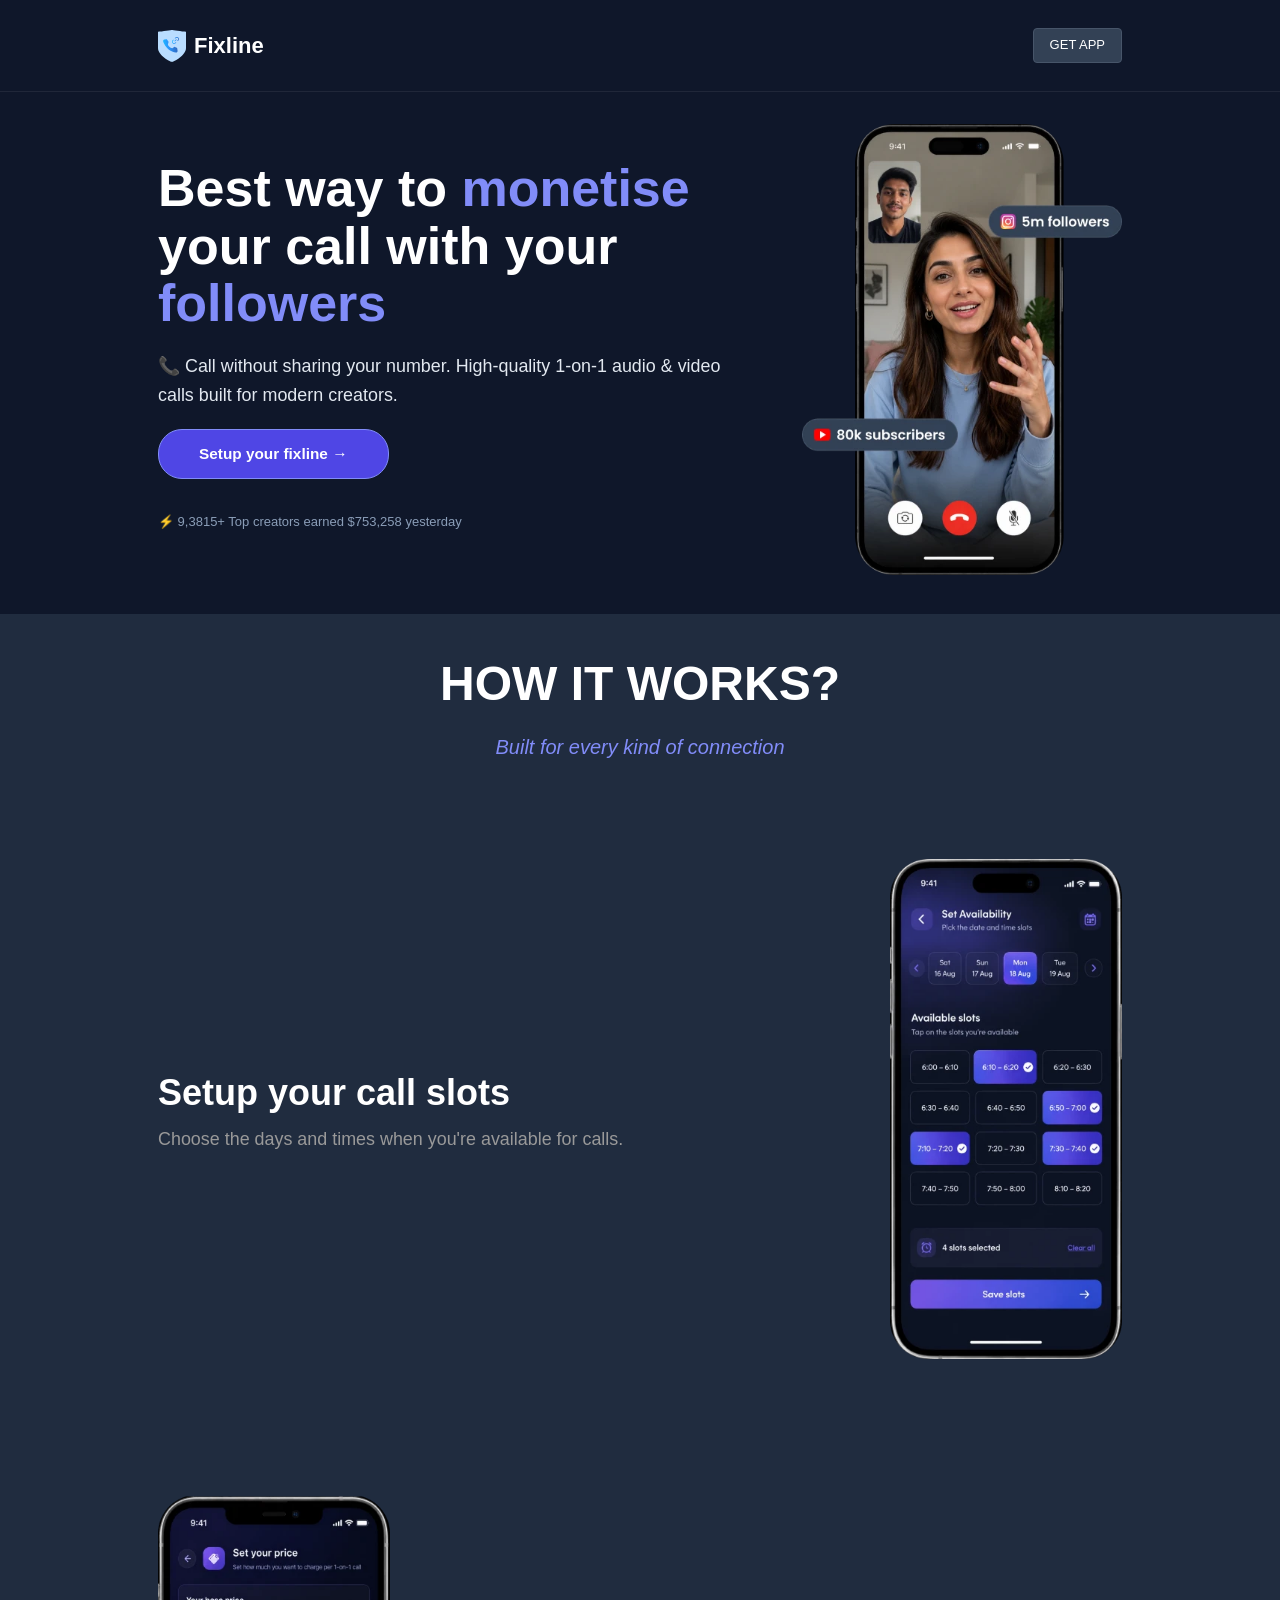
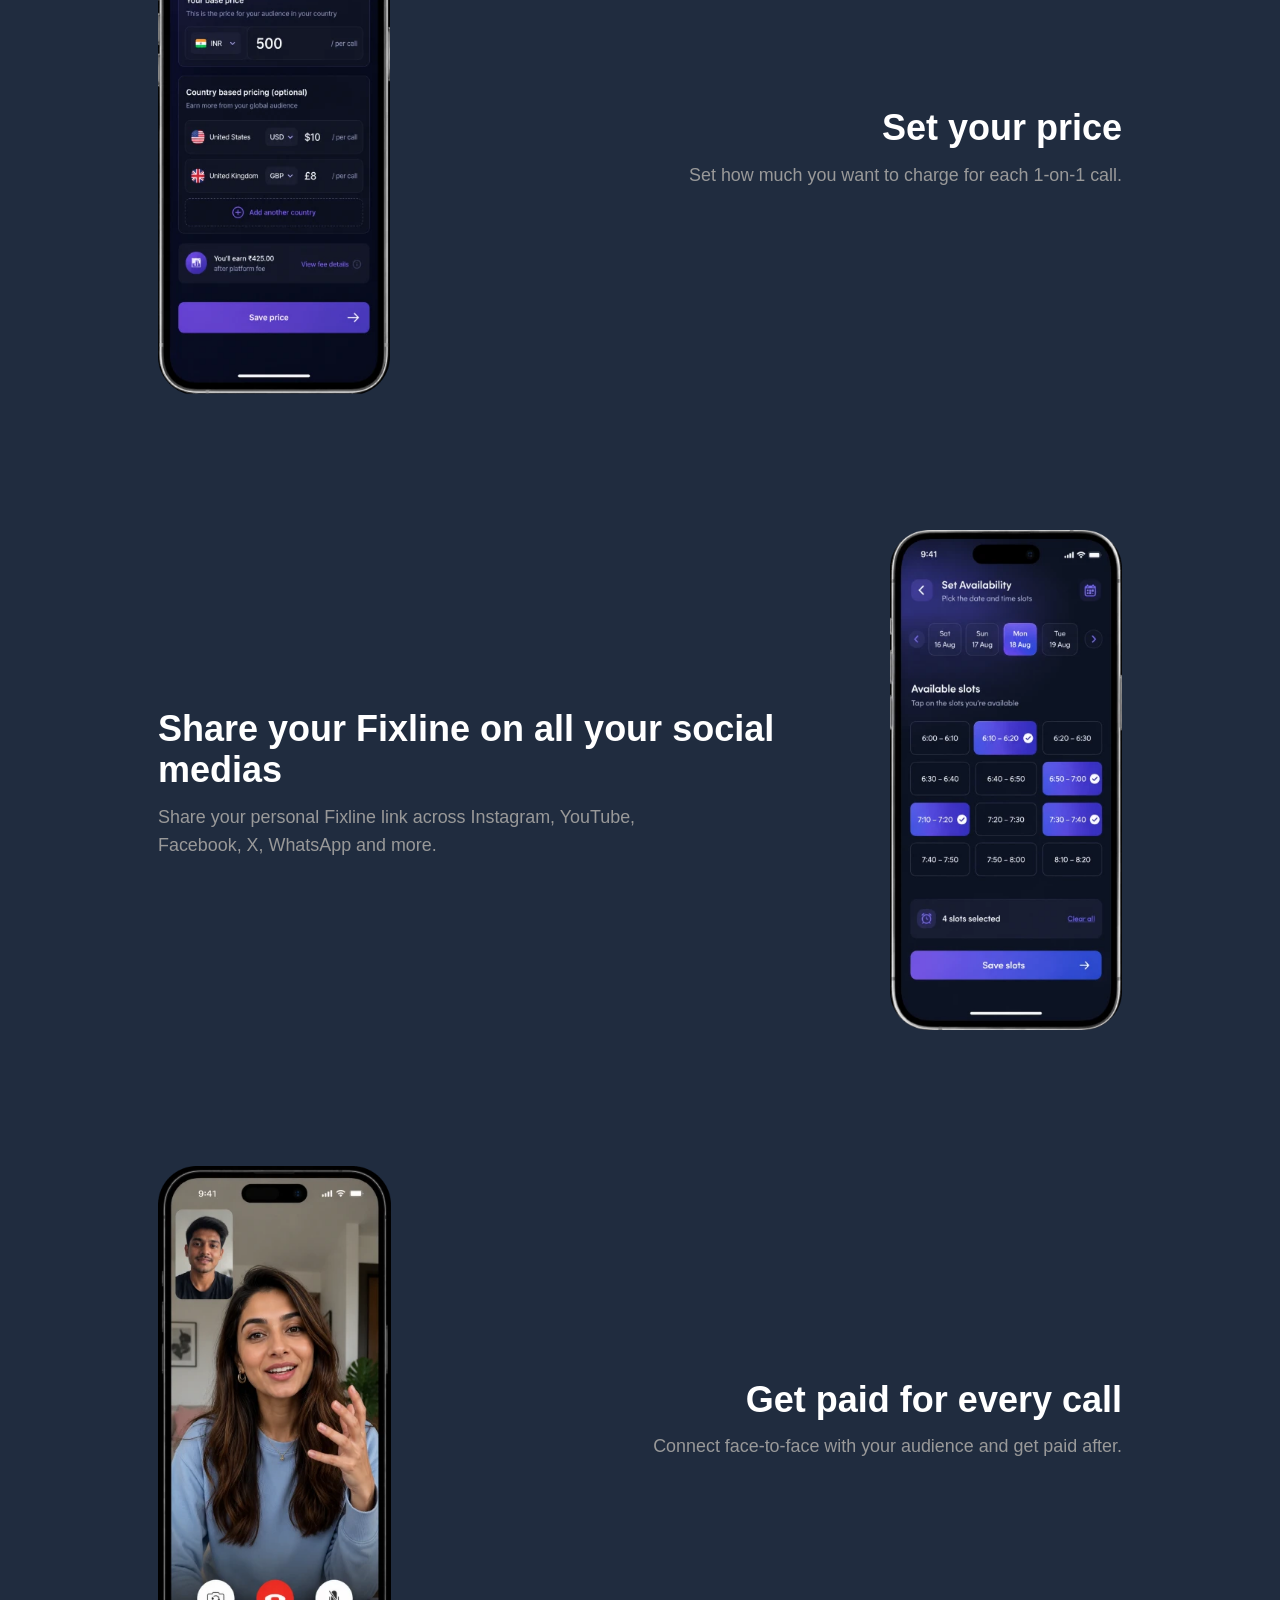
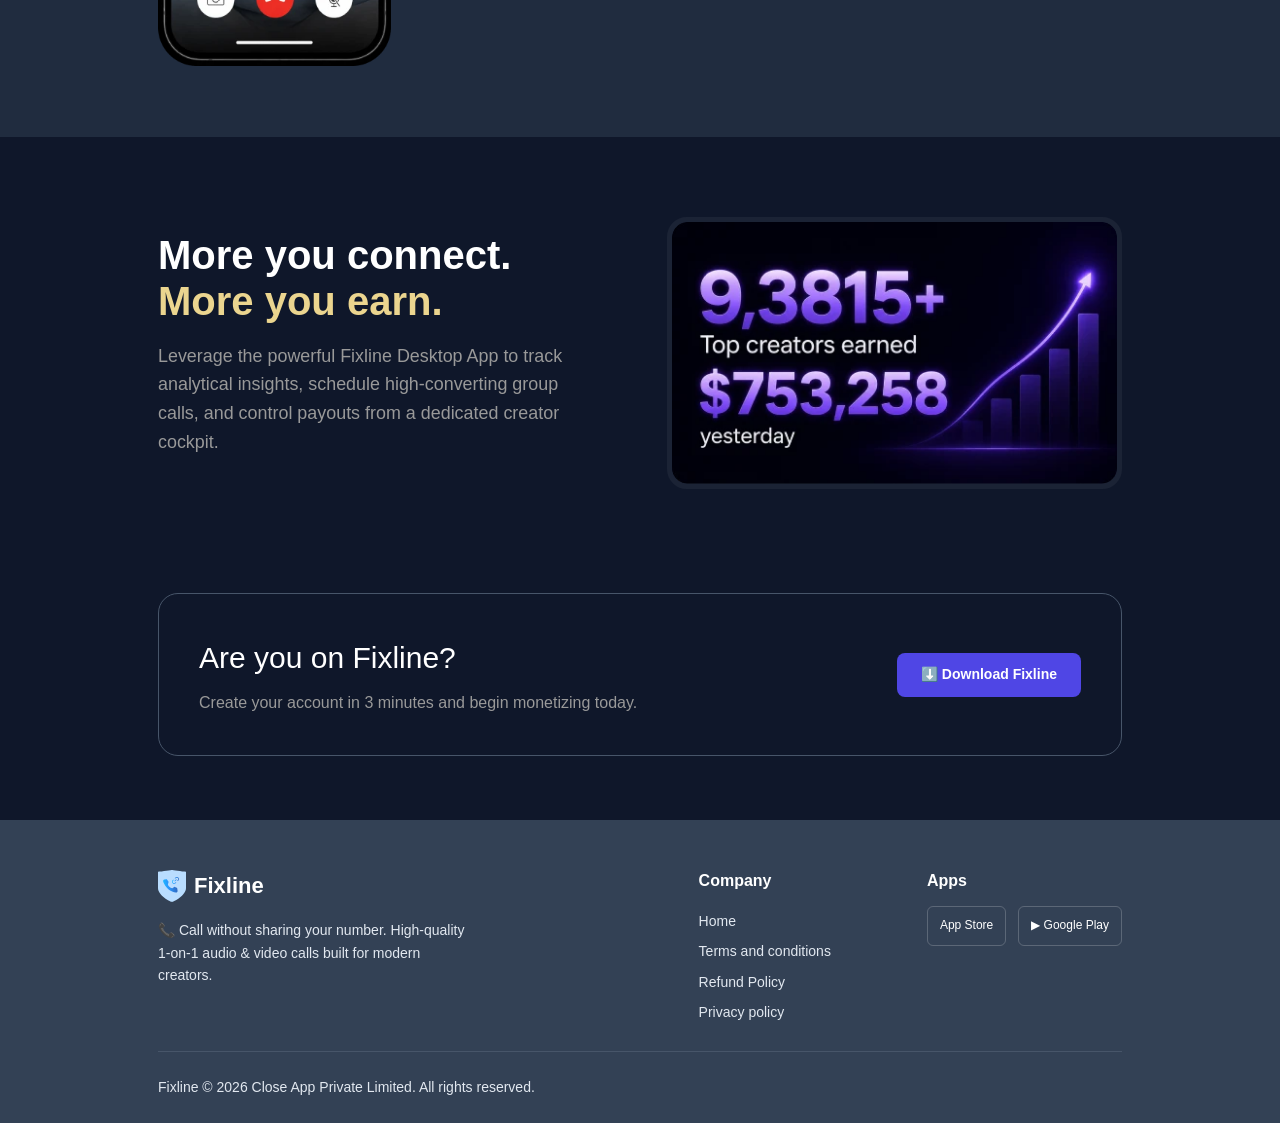
<file: index.html>
<!DOCTYPE html>
<html lang="en">
<head>
  <meta charset="UTF-8">
  <meta name="viewport" content="width=device-width, initial-scale=1.0">
  <title>Fixline — Monetise your calls with your followers</title>
  <meta name="description" content="Fixline is the best way to monetise 1-on-1 audio & video calls with your followers. Call without sharing your number.">
  <link rel="stylesheet" href="styles.css">
  <style>
    /* Landing-specific styles (shared base/header/footer live in styles.css). */

    /* Hero */
    .hero { display: flex; align-items: center; gap: 48px; padding-top: 32px; padding-bottom: 32px; }
    .hero .copy { flex: 1; display: flex; flex-direction: column; gap: 20px; }
    .hero h1 { font-size: clamp(32px, 4.4vw, 52px); line-height: 1.1; font-weight: 700; color: #fff; margin: 0; }
    .hero h1 .accent { color: var(--accent); }
    .hero p.lead { font-size: clamp(15px, 1.4vw, 18px); color: var(--text); margin: 0; }
    .hero .art { max-width: 320px; width: 40%; }
    .hero .art img { width: 100%; height: auto; max-height: 500px; object-fit: contain; }
    .cta {
      display: inline-flex; align-items: center; justify-content: center; height: 50px;
      padding: 0 40px; border-radius: 24px; border: 0.5px solid var(--accent);
      background: var(--cta); color: #fff; font-weight: 700; font-size: clamp(14px,1.2vw,16px);
      align-self: flex-start;
    }
    .reviews { font-size: 13px; color: var(--muted); }
    @media (max-width: 650px) {
      .hero { flex-direction: column; text-align: center; gap: 16px; padding-top: 16px; padding-bottom: 0; }
      .hero .copy { align-items: center; }
      .hero h1 { font-size: clamp(24px, 7.5vw, 34px); }
      .hero .cta { align-self: center; width: 100%; max-width: 400px; }
      .hero .art { width: 78%; max-width: none; }
    }

    /* How it works band (full-bleed) */
    .how { background: var(--band); position: relative; }
    .how .head { text-align: center; padding: 32px 0; }
    .how .head h2 { font-size: clamp(24px, 5vw, 48px); color: #fff; margin: 0 0 8px; }
    .how .head .sub { font-style: italic; color: var(--accent); font-size: clamp(16px,2vw,20px); }
    .step { display: flex; align-items: center; gap: 80px; padding: 64px 0; }
    .step .art img { height: 500px; max-height: 500px; width: auto; object-fit: contain; }
    .step .copy { flex: 1; display: flex; flex-direction: column; }
    .step.reverse .copy { align-items: flex-end; text-align: right; }
    .step .copy h3 { font-size: clamp(20px,3vw,36px); font-weight: 800; color: #fff; margin: 0 0 12px; line-height: 1.15; }
    .step .copy p { font-size: clamp(14px,1.4vw,18px); color: var(--dim); margin: 0; max-width: 520px; }
    @media (max-width: 650px) {
      .how { overflow: hidden; }
      .how::before {
        content: ""; position: absolute; left: -20px; right: -20px; top: -15px; height: 30px;
        background: var(--band); transform: rotate(-3deg); box-shadow: 0 -60px 80px #00000080;
      }
      .step, .step.reverse { flex-direction: row; justify-content: space-around; gap: 16px; padding: 16px 0; }
      .step .art img { height: auto; width: 83px; }
      .step .copy { flex: 0 1 250px; max-width: 250px; }
      .step .copy h3 { font-size: 18px; }
      .step .copy p { font-size: 12px; }
    }

    /* Earnings */
    .earnings { padding-top: 80px; padding-bottom: 80px; display: flex; align-items: center; gap: 64px; }
    .earnings .copy { flex: 1; }
    .earnings h2 { font-size: clamp(28px,4vw,40px); font-weight: 800; color: #fff; margin: 0 0 16px; line-height: 1.15; }
    .earnings h2 .gold { color: var(--gold); }
    .earnings p { font-size: clamp(15px,1.4vw,18px); color: var(--dim); max-width: 520px; }
    .earnings .chart { flex: 1; border: 5px solid rgba(255,255,255,0.05); border-radius: 20px; overflow: hidden; }
    .earnings .chart img { width: 100%; display: block; }
    @media (max-width: 650px) {
      .earnings { flex-direction: column; padding-top: 0; padding-bottom: 0; gap: 0; }
      .earnings .copy {
        background: var(--surface-alt); margin-left: -16px; margin-right: -16px;
        padding: 16px 16px 64px; text-align: center;
      }
      .earnings .copy h2 { font-size: 28px; margin: 0; }
      .earnings .copy p { display: none; }
      .earnings .chart { margin-top: -56px; }
    }

    /* Download banner */
    .download { padding-top: 24px; }
    .download .box {
      display: flex; align-items: center; justify-content: space-between; gap: 32px;
      border: 1px solid var(--border); border-radius: 20px; padding: 40px;
    }
    .download h2 { font-size: clamp(20px,3vw,30px); font-weight: 500; color: #fff; margin: 0 0 8px; }
    .download p { color: var(--dim); margin: 0; }
    .download .btn {
      display: inline-flex; align-items: center; justify-content: center; gap: 8px; height: 44px; padding: 0 24px;
      border-radius: 8px; background: var(--cta); color: #fff; font-weight: 600; font-size: 14px; white-space: nowrap;
    }
    @media (max-width: 650px) { .download .box { flex-direction: column; align-items: stretch; padding: 24px; } }
  </style>
</head>
<body>
  <!-- Header (shared chrome) -->
  <header class="site">
    <div class="container row">
      <div class="brand"><span class="glyph"><img src="images/logo.svg" alt="Fixline logo"></span><span class="word">Fixline</span></div>
      <a class="get-app" href="#download">GET APP</a>
    </div>
  </header>

  <!-- Hero -->
  <section class="container hero">
    <div class="copy">
      <h1>Best way to <span class="accent">monetise</span> your call with your <span class="accent">followers</span></h1>
      <p class="lead">📞 Call without sharing your number. High-quality 1-on-1 audio &amp; video calls built for modern creators.</p>
      <a class="cta" href="#download">Setup your fixline →</a>
      <p class="reviews">⚡ 9,3815+ Top creators earned $753,258 yesterday</p>
    </div>
    <div class="art">
      <img src="images/hero.webp" alt="Fixline app preview" loading="eager">
    </div>
  </section>

  <!-- How it works -->
  <section class="how">
    <div class="container">
      <div class="head">
        <h2>HOW IT WORKS?</h2>
        <div class="sub">Built for every kind of connection</div>
      </div>

      <div class="step">
        <div class="copy">
          <h3>Setup your call slots</h3>
          <p>Choose the days and times when you're available for calls.</p>
        </div>
        <div class="art"><img src="images/step-slots.webp" alt="Setup your call slots" loading="lazy"></div>
      </div>

      <div class="step reverse">
        <div class="art"><img src="images/step-price.webp" alt="Set your price" loading="lazy"></div>
        <div class="copy">
          <h3>Set your price</h3>
          <p>Set how much you want to charge for each 1-on-1 call.</p>
        </div>
      </div>

      <div class="step">
        <div class="copy">
          <h3>Share your Fixline on all your social medias</h3>
          <p>Share your personal Fixline link across Instagram, YouTube, Facebook, X, WhatsApp and more.</p>
        </div>
        <div class="art"><img src="images/step-share.webp" alt="Share your Fixline" loading="lazy"></div>
      </div>

      <div class="step reverse">
        <div class="art"><img src="images/step-call.webp" alt="Get paid for every call" loading="lazy"></div>
        <div class="copy">
          <h3>Get paid for every call</h3>
          <p>Connect face-to-face with your audience and get paid after.</p>
        </div>
      </div>
    </div>
  </section>

  <!-- Earnings -->
  <section class="earnings-section">
    <div class="container earnings">
      <div class="copy">
        <h2>More you connect. <span class="gold">More you earn.</span></h2>
        <p>Leverage the powerful Fixline Desktop App to track analytical insights, schedule high-converting group calls, and control payouts from a dedicated creator cockpit.</p>
      </div>
      <div class="chart"><img src="images/earnings.webp" alt="Earnings dashboard" loading="lazy"></div>
    </div>
  </section>

  <!-- Download banner -->
  <section class="container download" id="download">
    <div class="box">
      <div>
        <h2>Are you on Fixline?</h2>
        <p>Create your account in 3 minutes and begin monetizing today.</p>
      </div>
      <a class="btn" href="#">⬇️ Download Fixline</a>
    </div>
  </section>

  <!-- Footer (shared chrome) -->
  <footer class="site">
    <div class="container">
      <div class="inner">
        <div class="about">
          <div class="brand" style="margin-bottom:16px;"><span class="glyph"><img src="images/logo.svg" alt="Fixline logo"></span><span class="word">Fixline</span></div>
          <p>📞 Call without sharing your number. High-quality 1-on-1 audio &amp; video calls built for modern creators.</p>
        </div>
        <div class="cols">
          <div class="links">
            <h4>Company</h4>
            <a href="index.html">Home</a>
            <a href="terms.html">Terms and conditions</a>
            <a href="cancellation-and-refund.html">Refund Policy</a>
            <a href="privacy.html">Privacy policy</a>
          </div>
          <div>
            <h4>Apps</h4>
            <div class="badges">
              <span class="badge"> App Store</span>
              <span class="badge">▶ Google Play</span>
            </div>
          </div>
        </div>
      </div>
      <div class="legal">Fixline &copy; 2026 Close App Private Limited. All rights reserved.</div>
    </div>
  </footer>
</body>
</html>
</file>
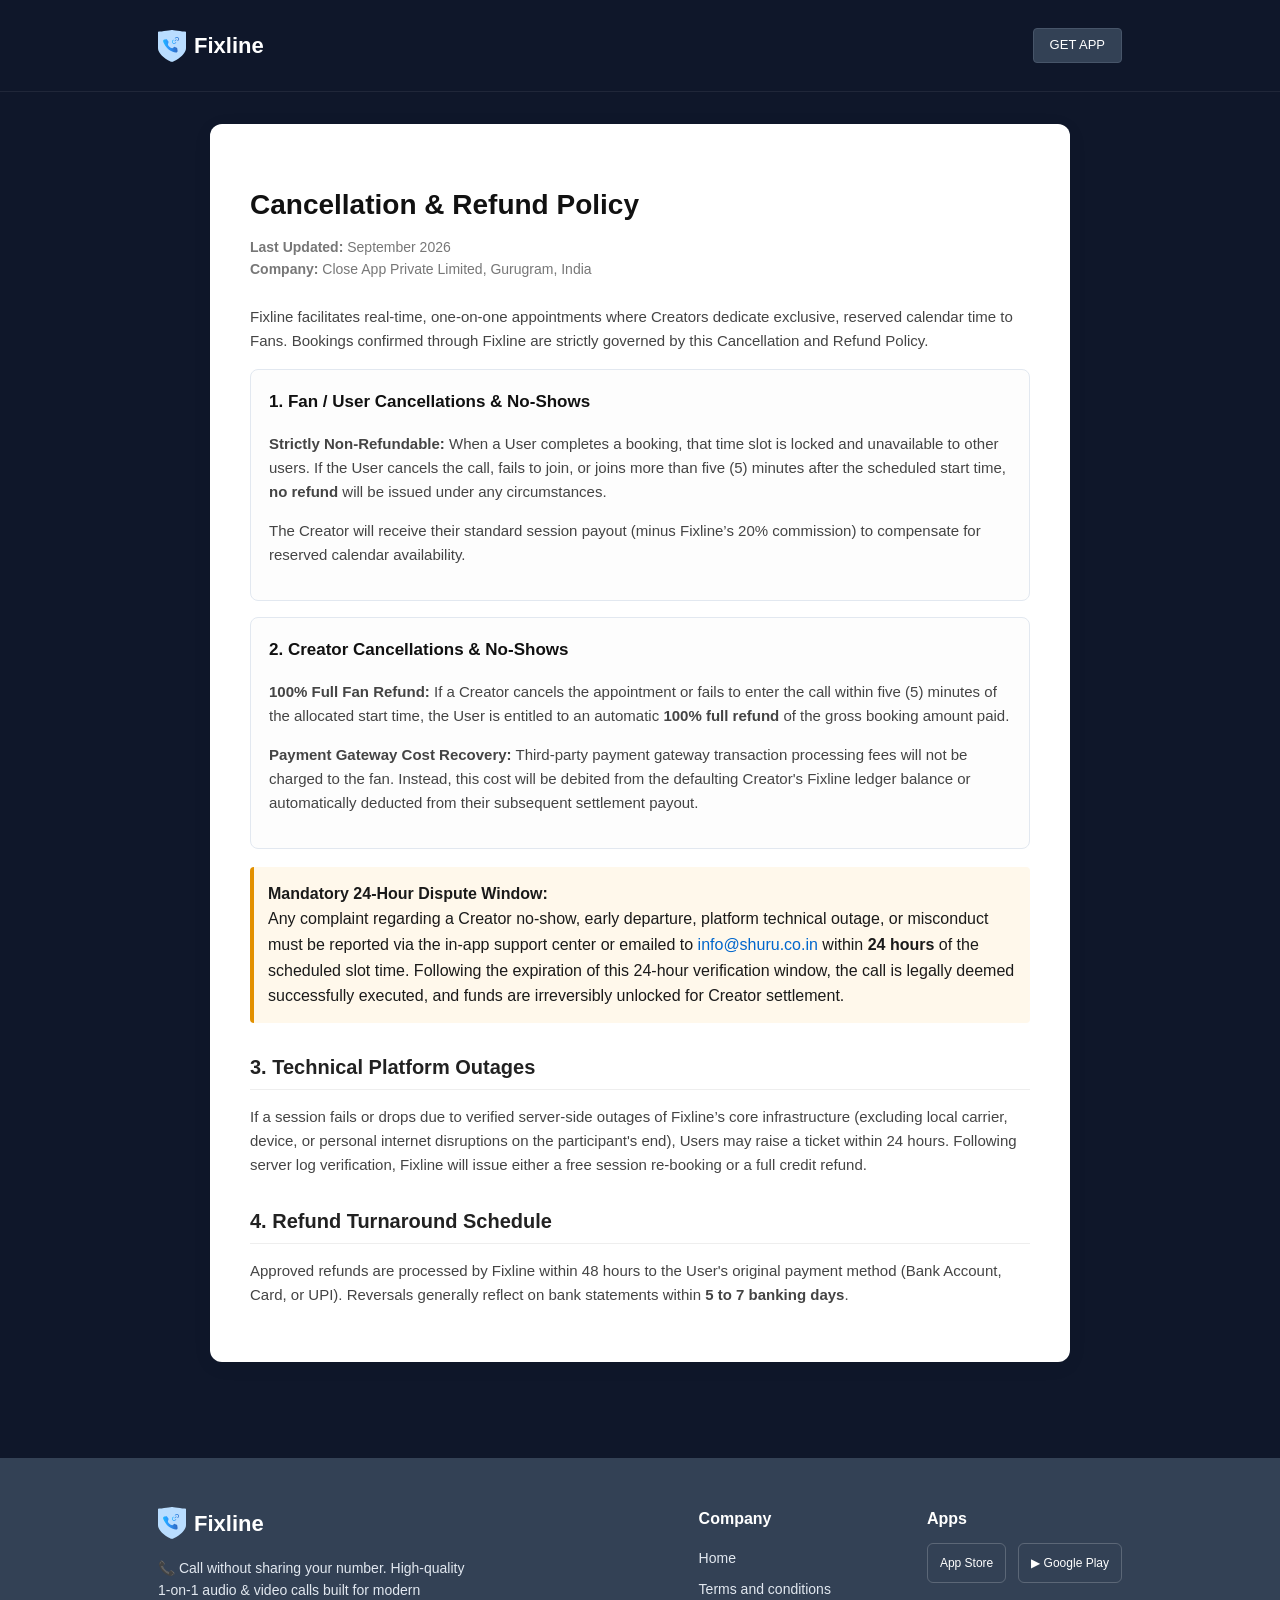
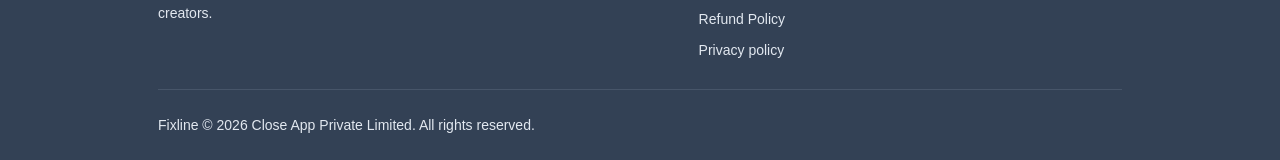
<file: cancellation-and-refund.html>
<!DOCTYPE html>
<html lang="en">
<head>
  <meta charset="UTF-8">
  <meta name="viewport" content="width=device-width, initial-scale=1.0">
  <title>Cancellation &amp; Refund Policy - Fixline</title>
  <link rel="stylesheet" href="styles.css">
  <style>
    .doc-wrap { display: flex; justify-content: center; padding: 32px 20px; }
    .container-doc { width: 100%; max-width: 860px; background: #ffffff; padding: 40px; border-radius: 12px; box-shadow: 0 4px 20px rgba(0,0,0,0.06); color: #1a1a1a; }
    .container-doc h1 { font-size: 28px; margin-bottom: 8px; color: #111; }
    .container-doc h2 { font-size: 20px; margin-top: 28px; margin-bottom: 10px; color: #222; border-bottom: 1px solid #eee; padding-bottom: 6px; }
    .container-doc p, .container-doc li { font-size: 15px; color: #444; }
    .container-doc ul { padding-left: 20px; }
    .container-doc .meta { font-size: 14px; color: #777; margin-bottom: 24px; }
    .policy-card { background: #fdfdfd; border: 1px solid #e2e8f0; border-radius: 8px; padding: 18px; margin: 16px 0; }
    .policy-card h3 { margin-top: 0; font-size: 17px; color: #111; }
    .warning-box { background: #fff8eb; border-left: 4px solid #e29000; padding: 14px; margin: 18px 0; border-radius: 4px; }
    .container-doc a { color: #0066cc; text-decoration: none; }
    .container-doc a:hover { text-decoration: underline; }
    @media (max-width: 600px) { .container-doc { padding: 20px; } }
  </style>
</head>
<body>
  <header class="site">
    <div class="container row">
      <div class="brand"><span class="glyph"><img src="images/logo.svg" alt="Fixline logo"></span><span class="word">Fixline</span></div>
      <a class="get-app" href="index.html">GET APP</a>
    </div>
  </header>

  <div class="doc-wrap">
    <div class="container-doc">
      <h1>Cancellation &amp; Refund Policy</h1>
      <div class="meta">
        <strong>Last Updated:</strong> September 2026<br>
        <strong>Company:</strong> Close App Private Limited, Gurugram, India
      </div>

      <p>Fixline facilitates real-time, one-on-one appointments where Creators dedicate exclusive, reserved calendar time to Fans. Bookings confirmed through Fixline are strictly governed by this Cancellation and Refund Policy.</p>

      <div class="policy-card">
        <h3>1. Fan / User Cancellations &amp; No-Shows</h3>
        <p><strong>Strictly Non-Refundable:</strong> When a User completes a booking, that time slot is locked and unavailable to other users. If the User cancels the call, fails to join, or joins more than five (5) minutes after the scheduled start time, <strong>no refund</strong> will be issued under any circumstances.</p>
        <p>The Creator will receive their standard session payout (minus Fixline&rsquo;s 20% commission) to compensate for reserved calendar availability.</p>
      </div>

      <div class="policy-card">
        <h3>2. Creator Cancellations &amp; No-Shows</h3>
        <p><strong>100% Full Fan Refund:</strong> If a Creator cancels the appointment or fails to enter the call within five (5) minutes of the allocated start time, the User is entitled to an automatic <strong>100% full refund</strong> of the gross booking amount paid.</p>
        <p><strong>Payment Gateway Cost Recovery:</strong> Third-party payment gateway transaction processing fees will not be charged to the fan. Instead, this cost will be debited from the defaulting Creator's Fixline ledger balance or automatically deducted from their subsequent settlement payout.</p>
      </div>

      <div class="warning-box">
        <strong>Mandatory 24-Hour Dispute Window:</strong><br>
        Any complaint regarding a Creator no-show, early departure, platform technical outage, or misconduct must be reported via the in-app support center or emailed to <a href="mailto:info@shuru.co.in">info@shuru.co.in</a> within <strong>24 hours</strong> of the scheduled slot time. Following the expiration of this 24-hour verification window, the call is legally deemed successfully executed, and funds are irreversibly unlocked for Creator settlement.
      </div>

      <h2>3. Technical Platform Outages</h2>
      <p>If a session fails or drops due to verified server-side outages of Fixline&rsquo;s core infrastructure (excluding local carrier, device, or personal internet disruptions on the participant's end), Users may raise a ticket within 24 hours. Following server log verification, Fixline will issue either a free session re-booking or a full credit refund.</p>

      <h2>4. Refund Turnaround Schedule</h2>
      <p>Approved refunds are processed by Fixline within 48 hours to the User's original payment method (Bank Account, Card, or UPI). Reversals generally reflect on bank statements within <strong>5 to 7 banking days</strong>.</p>
    </div>
  </div>

  <footer class="site">
    <div class="container">
      <div class="inner">
        <div class="about">
          <div class="brand" style="margin-bottom:16px;"><span class="glyph"><img src="images/logo.svg" alt="Fixline logo"></span><span class="word">Fixline</span></div>
          <p>📞 Call without sharing your number. High-quality 1-on-1 audio &amp; video calls built for modern creators.</p>
        </div>
        <div class="cols">
          <div class="links">
            <h4>Company</h4>
            <a href="index.html">Home</a>
            <a href="terms.html">Terms and conditions</a>
            <a href="cancellation-and-refund.html">Refund Policy</a>
            <a href="privacy.html">Privacy policy</a>
          </div>
          <div>
            <h4>Apps</h4>
            <div class="badges">
              <span class="badge"> App Store</span>
              <span class="badge">▶ Google Play</span>
            </div>
          </div>
        </div>
      </div>
      <div class="legal">Fixline &copy; 2026 Close App Private Limited. All rights reserved.</div>
    </div>
  </footer>
</body>
</html>
</file>
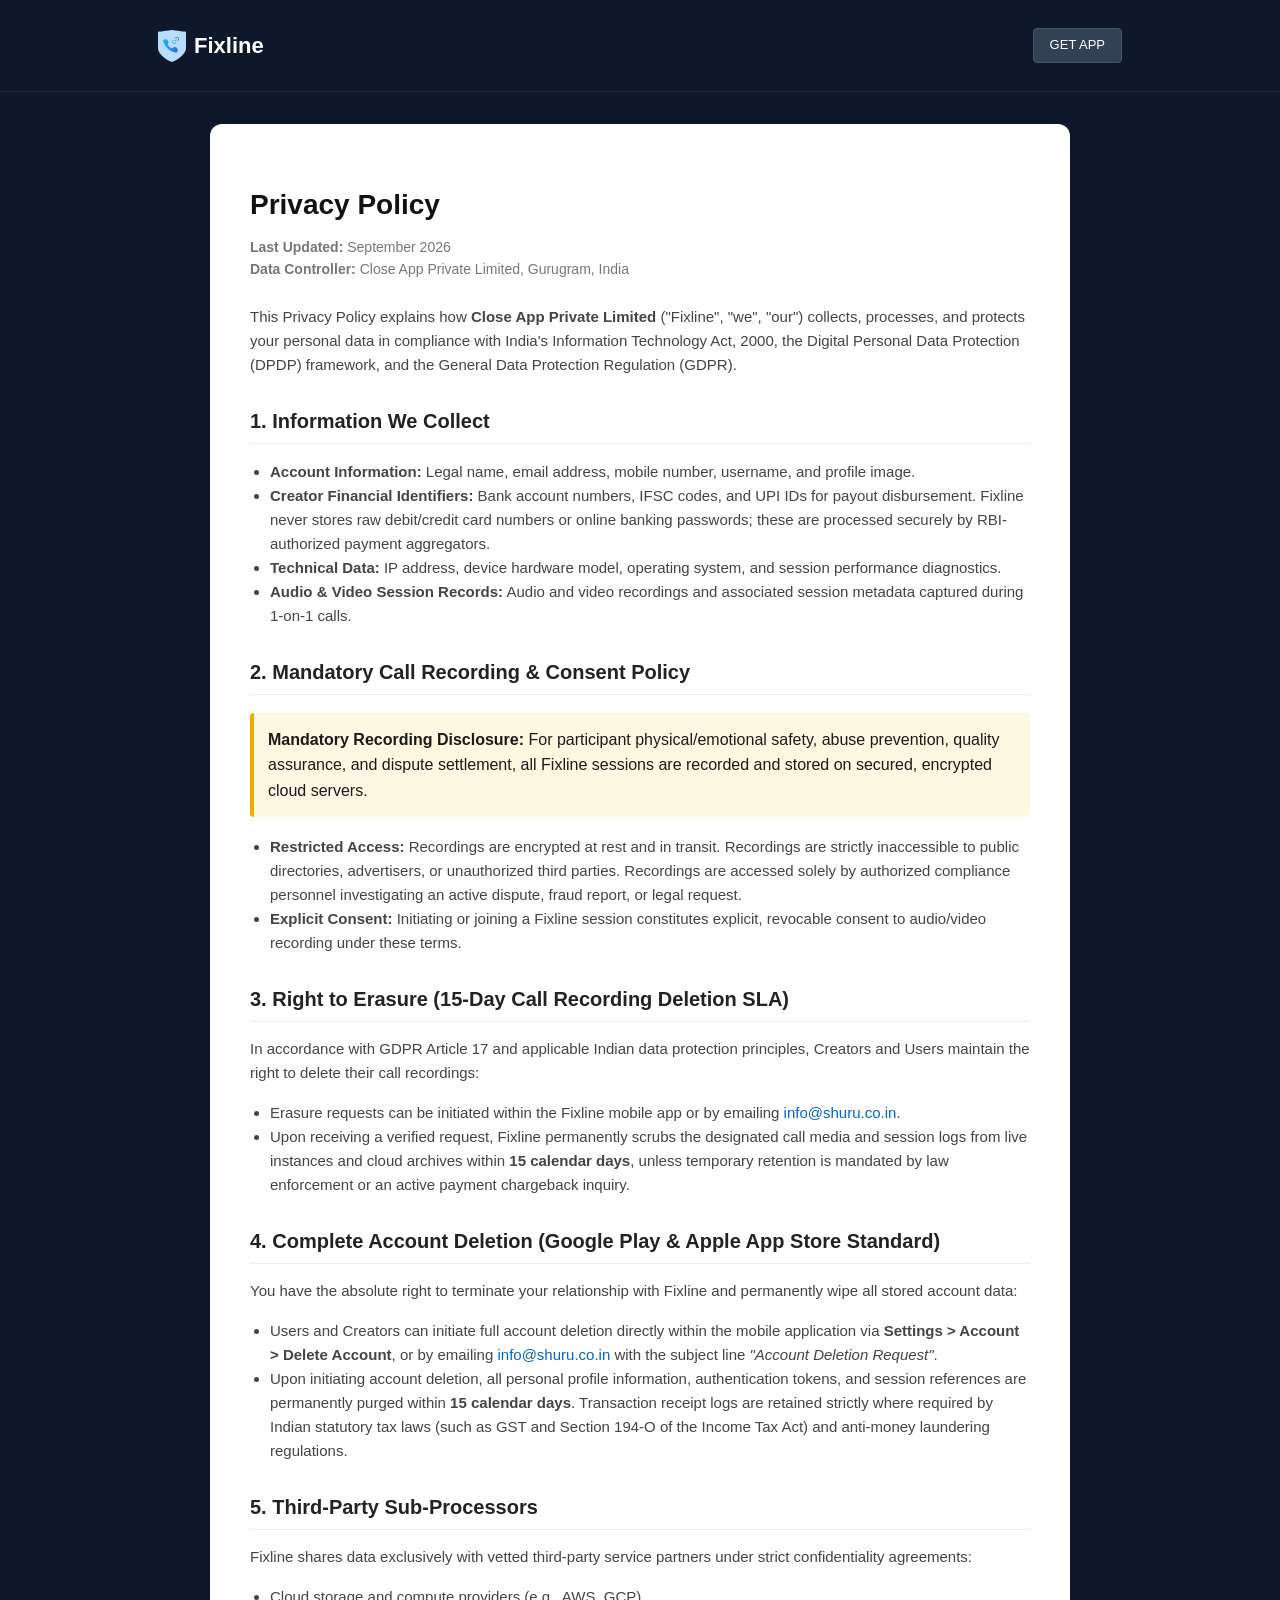
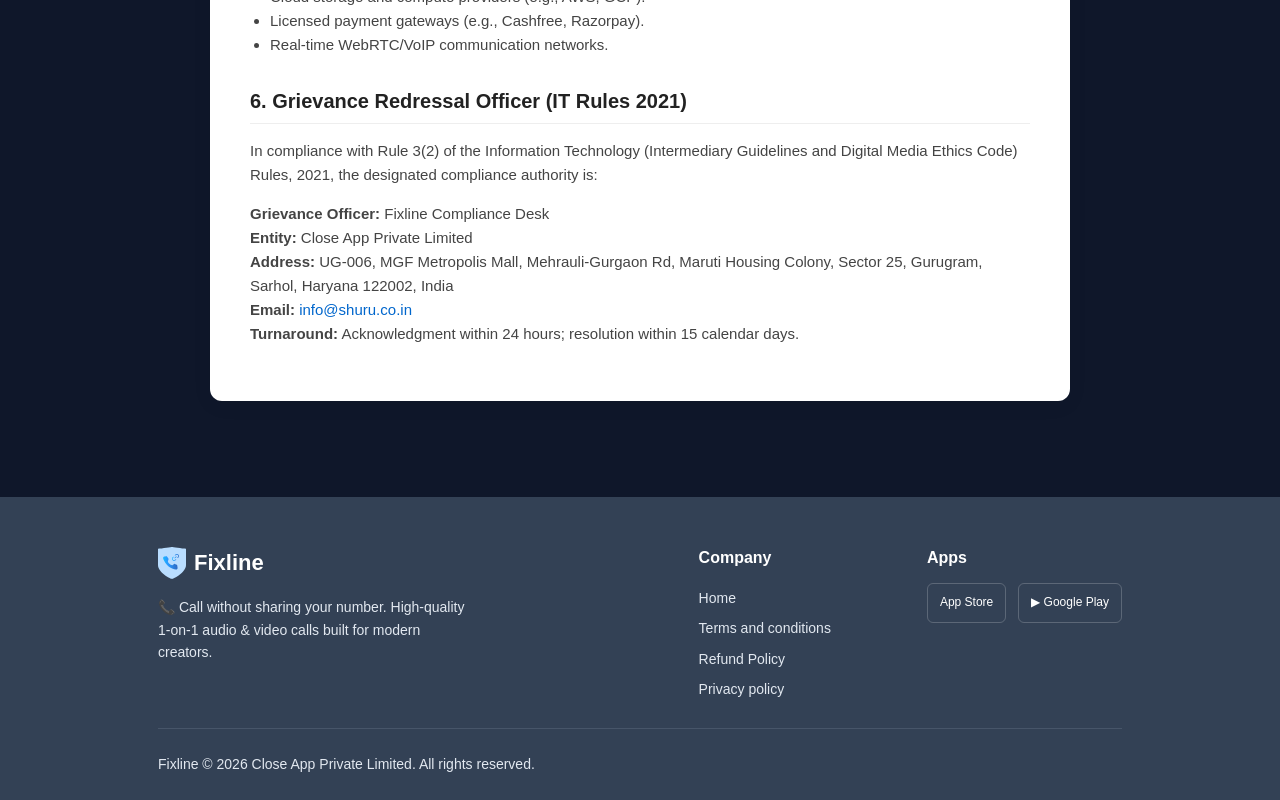
<file: privacy.html>
<!DOCTYPE html>
<html lang="en">
<head>
  <meta charset="UTF-8">
  <meta name="viewport" content="width=device-width, initial-scale=1.0">
  <title>Privacy Policy - Fixline</title>
  <link rel="stylesheet" href="styles.css">
  <style>
    .doc-wrap { display: flex; justify-content: center; padding: 32px 20px; }
    .container-doc { width: 100%; max-width: 860px; background: #ffffff; padding: 40px; border-radius: 12px; box-shadow: 0 4px 20px rgba(0,0,0,0.06); color: #1a1a1a; }
    .container-doc h1 { font-size: 28px; margin-bottom: 8px; color: #111; }
    .container-doc h2 { font-size: 20px; margin-top: 28px; margin-bottom: 10px; color: #222; border-bottom: 1px solid #eee; padding-bottom: 6px; }
    .container-doc p, .container-doc li { font-size: 15px; color: #444; }
    .container-doc ul { padding-left: 20px; }
    .container-doc .meta { font-size: 14px; color: #777; margin-bottom: 24px; }
    .notice { background: #fdf8e2; border-left: 4px solid #f2a900; padding: 14px; margin: 18px 0; border-radius: 4px; }
    .container-doc a { color: #0066cc; text-decoration: none; }
    .container-doc a:hover { text-decoration: underline; }
    @media (max-width: 600px) { .container-doc { padding: 20px; } }
  </style>
</head>
<body>
  <header class="site">
    <div class="container row">
      <div class="brand"><span class="glyph"><img src="images/logo.svg" alt="Fixline logo"></span><span class="word">Fixline</span></div>
      <a class="get-app" href="index.html">GET APP</a>
    </div>
  </header>

  <div class="doc-wrap">
    <div class="container-doc">
      <h1>Privacy Policy</h1>
      <div class="meta">
        <strong>Last Updated:</strong> September 2026<br>
        <strong>Data Controller:</strong> Close App Private Limited, Gurugram, India
      </div>

      <p>This Privacy Policy explains how <strong>Close App Private Limited</strong> ("Fixline", "we", "our") collects, processes, and protects your personal data in compliance with India's Information Technology Act, 2000, the Digital Personal Data Protection (DPDP) framework, and the General Data Protection Regulation (GDPR).</p>

      <h2>1. Information We Collect</h2>
      <ul>
        <li><strong>Account Information:</strong> Legal name, email address, mobile number, username, and profile image.</li>
        <li><strong>Creator Financial Identifiers:</strong> Bank account numbers, IFSC codes, and UPI IDs for payout disbursement. Fixline never stores raw debit/credit card numbers or online banking passwords; these are processed securely by RBI-authorized payment aggregators.</li>
        <li><strong>Technical Data:</strong> IP address, device hardware model, operating system, and session performance diagnostics.</li>
        <li><strong>Audio &amp; Video Session Records:</strong> Audio and video recordings and associated session metadata captured during 1-on-1 calls.</li>
      </ul>

      <h2>2. Mandatory Call Recording &amp; Consent Policy</h2>
      <div class="notice">
        <strong>Mandatory Recording Disclosure:</strong> For participant physical/emotional safety, abuse prevention, quality assurance, and dispute settlement, all Fixline sessions are recorded and stored on secured, encrypted cloud servers.
      </div>
      <ul>
        <li><strong>Restricted Access:</strong> Recordings are encrypted at rest and in transit. Recordings are strictly inaccessible to public directories, advertisers, or unauthorized third parties. Recordings are accessed solely by authorized compliance personnel investigating an active dispute, fraud report, or legal request.</li>
        <li><strong>Explicit Consent:</strong> Initiating or joining a Fixline session constitutes explicit, revocable consent to audio/video recording under these terms.</li>
      </ul>

      <h2>3. Right to Erasure (15-Day Call Recording Deletion SLA)</h2>
      <p>In accordance with GDPR Article 17 and applicable Indian data protection principles, Creators and Users maintain the right to delete their call recordings:</p>
      <ul>
        <li>Erasure requests can be initiated within the Fixline mobile app or by emailing <a href="mailto:info@shuru.co.in">info@shuru.co.in</a>.</li>
        <li>Upon receiving a verified request, Fixline permanently scrubs the designated call media and session logs from live instances and cloud archives within <strong>15 calendar days</strong>, unless temporary retention is mandated by law enforcement or an active payment chargeback inquiry.</li>
      </ul>

      <h2>4. Complete Account Deletion (Google Play &amp; Apple App Store Standard)</h2>
      <p>You have the absolute right to terminate your relationship with Fixline and permanently wipe all stored account data:</p>
      <ul>
        <li>Users and Creators can initiate full account deletion directly within the mobile application via <strong>Settings &gt; Account &gt; Delete Account</strong>, or by emailing <a href="mailto:info@shuru.co.in">info@shuru.co.in</a> with the subject line <em>"Account Deletion Request"</em>.</li>
        <li>Upon initiating account deletion, all personal profile information, authentication tokens, and session references are permanently purged within <strong>15 calendar days</strong>. Transaction receipt logs are retained strictly where required by Indian statutory tax laws (such as GST and Section 194-O of the Income Tax Act) and anti-money laundering regulations.</li>
      </ul>

      <h2>5. Third-Party Sub-Processors</h2>
      <p>Fixline shares data exclusively with vetted third-party service partners under strict confidentiality agreements:</p>
      <ul>
        <li>Cloud storage and compute providers (e.g., AWS, GCP).</li>
        <li>Licensed payment gateways (e.g., Cashfree, Razorpay).</li>
        <li>Real-time WebRTC/VoIP communication networks.</li>
      </ul>

      <h2>6. Grievance Redressal Officer (IT Rules 2021)</h2>
      <p>In compliance with Rule 3(2) of the Information Technology (Intermediary Guidelines and Digital Media Ethics Code) Rules, 2021, the designated compliance authority is:</p>
      <p>
        <strong>Grievance Officer:</strong> Fixline Compliance Desk<br>
        <strong>Entity:</strong> Close App Private Limited<br>
        <strong>Address:</strong> UG-006, MGF Metropolis Mall, Mehrauli-Gurgaon Rd, Maruti Housing Colony, Sector 25, Gurugram, Sarhol, Haryana 122002, India<br>
        <strong>Email:</strong> <a href="mailto:info@shuru.co.in">info@shuru.co.in</a><br>
        <strong>Turnaround:</strong> Acknowledgment within 24 hours; resolution within 15 calendar days.
      </p>
    </div>
  </div>

  <footer class="site">
    <div class="container">
      <div class="inner">
        <div class="about">
          <div class="brand" style="margin-bottom:16px;"><span class="glyph"><img src="images/logo.svg" alt="Fixline logo"></span><span class="word">Fixline</span></div>
          <p>📞 Call without sharing your number. High-quality 1-on-1 audio &amp; video calls built for modern creators.</p>
        </div>
        <div class="cols">
          <div class="links">
            <h4>Company</h4>
            <a href="index.html">Home</a>
            <a href="terms.html">Terms and conditions</a>
            <a href="cancellation-and-refund.html">Refund Policy</a>
            <a href="privacy.html">Privacy policy</a>
          </div>
          <div>
            <h4>Apps</h4>
            <div class="badges">
              <span class="badge"> App Store</span>
              <span class="badge">▶ Google Play</span>
            </div>
          </div>
        </div>
      </div>
      <div class="legal">Fixline &copy; 2026 Close App Private Limited. All rights reserved.</div>
    </div>
  </footer>
</body>
</html>
</file>
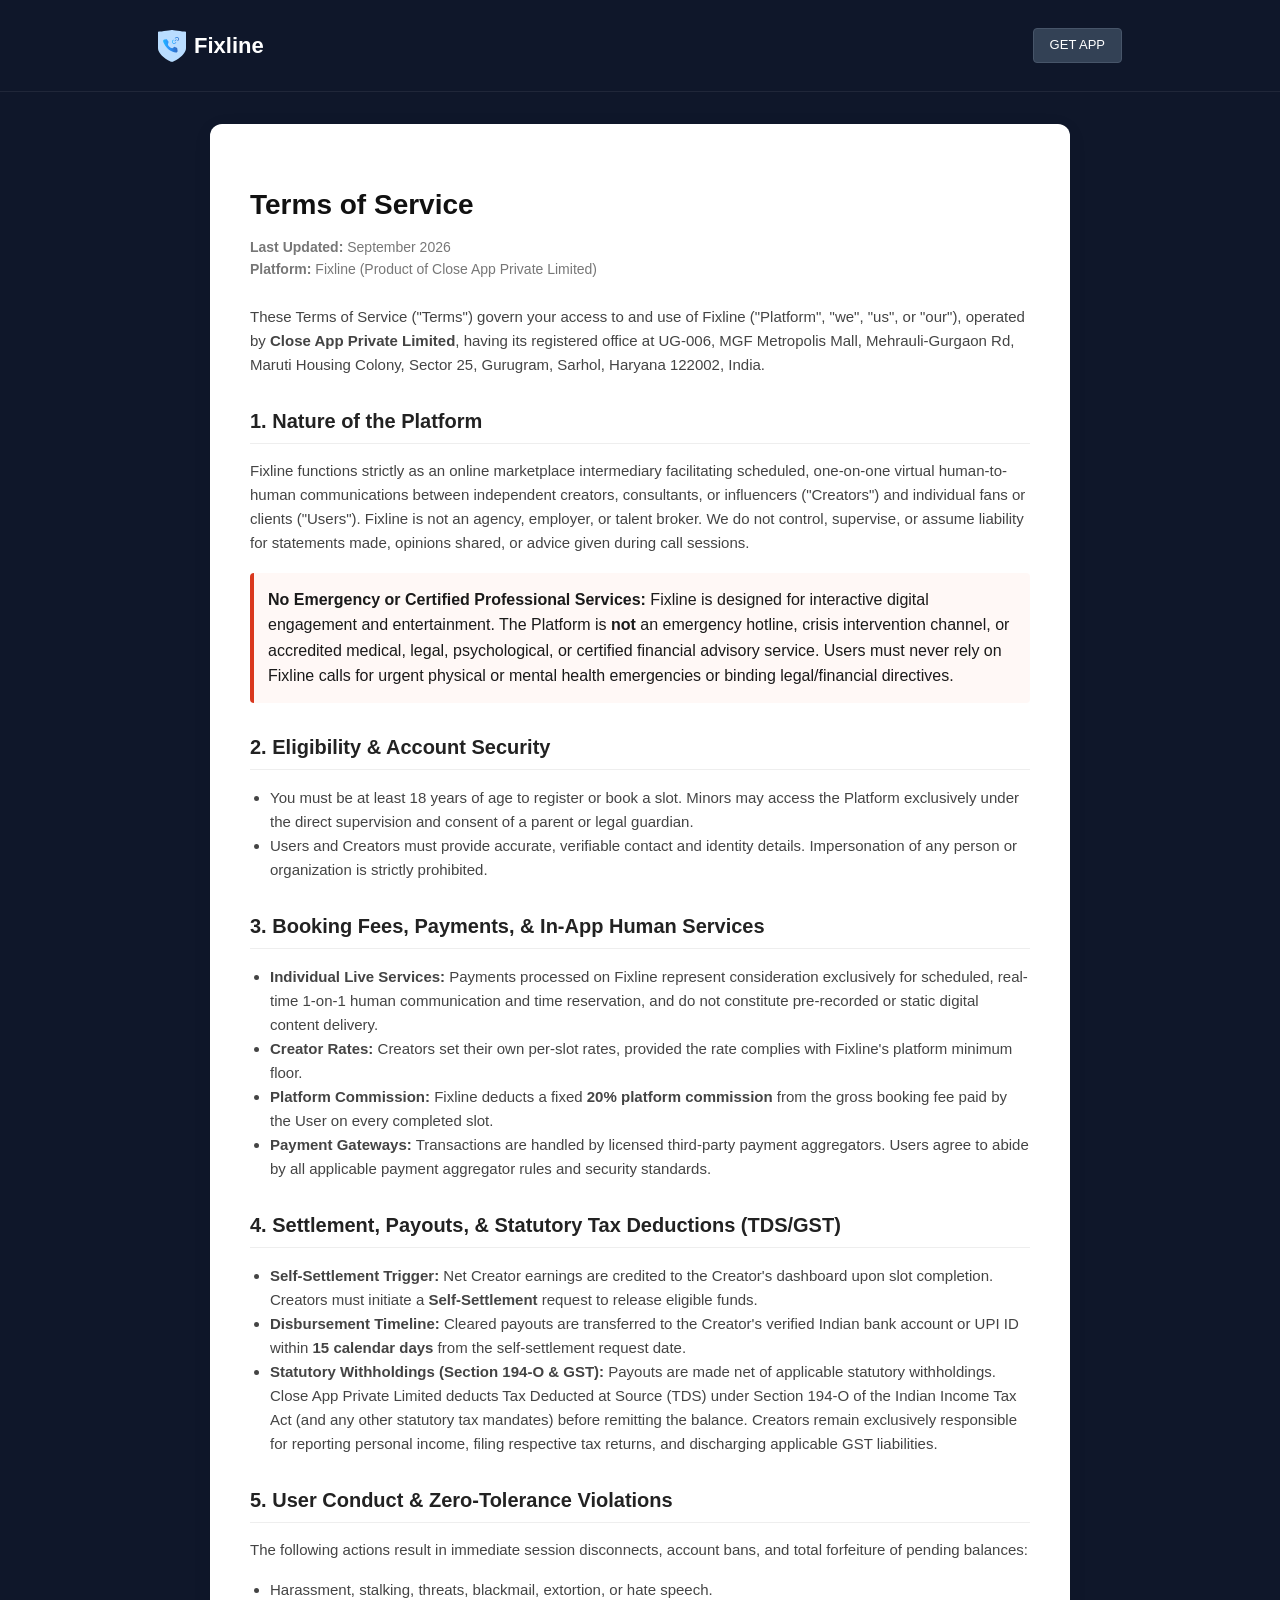
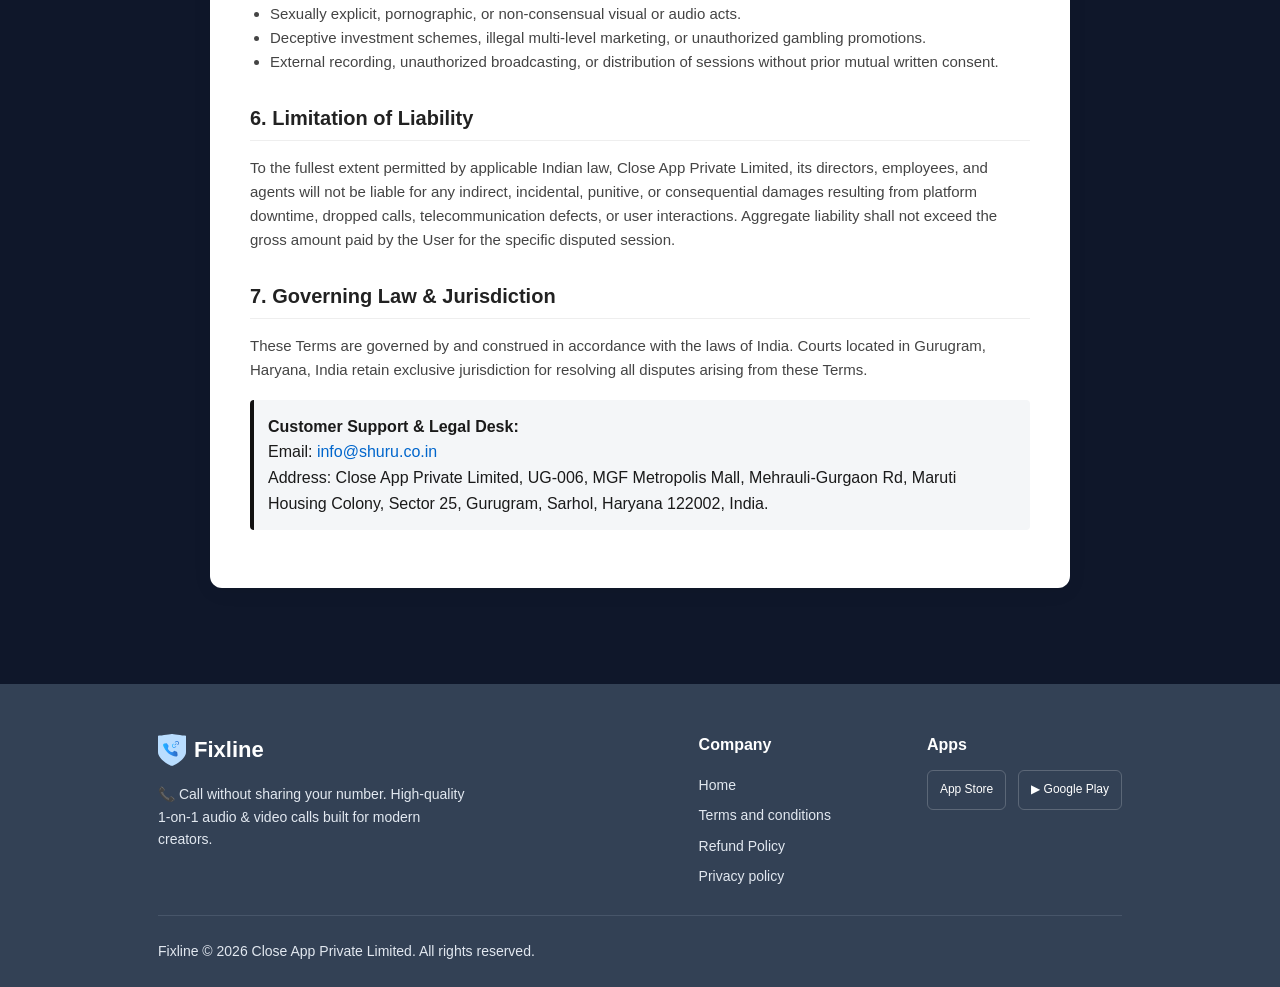
<file: terms.html>
<!DOCTYPE html>
<html lang="en">
<head>
  <meta charset="UTF-8">
  <meta name="viewport" content="width=device-width, initial-scale=1.0">
  <title>Terms of Service - Fixline</title>
  <link rel="stylesheet" href="styles.css">
  <style>
    /* Document card (light) centred on the dark site background. */
    .doc-wrap { display: flex; justify-content: center; padding: 32px 20px; }
    .container-doc { width: 100%; max-width: 860px; background: #ffffff; padding: 40px; border-radius: 12px; box-shadow: 0 4px 20px rgba(0,0,0,0.06); color: #1a1a1a; }
    .container-doc h1 { font-size: 28px; margin-bottom: 8px; color: #111; }
    .container-doc h2 { font-size: 20px; margin-top: 28px; margin-bottom: 10px; color: #222; border-bottom: 1px solid #eee; padding-bottom: 6px; }
    .container-doc p, .container-doc li { font-size: 15px; color: #444; }
    .container-doc ul { padding-left: 20px; }
    .container-doc .meta { font-size: 14px; color: #777; margin-bottom: 24px; }
    .highlight-box { background: #f4f6f8; border-left: 4px solid #111; padding: 14px; margin: 18px 0; border-radius: 4px; }
    .disclaimer-box { background: #fff8f6; border-left: 4px solid #d9381e; padding: 14px; margin: 18px 0; border-radius: 4px; }
    .container-doc a { color: #0066cc; text-decoration: none; }
    .container-doc a:hover { text-decoration: underline; }
    @media (max-width: 600px) { .container-doc { padding: 20px; } }
  </style>
</head>
<body>
  <header class="site">
    <div class="container row">
      <div class="brand"><span class="glyph"><img src="images/logo.svg" alt="Fixline logo"></span><span class="word">Fixline</span></div>
      <a class="get-app" href="index.html">GET APP</a>
    </div>
  </header>

  <div class="doc-wrap">
    <div class="container-doc">
      <h1>Terms of Service</h1>
      <div class="meta">
        <strong>Last Updated:</strong> September 2026<br>
        <strong>Platform:</strong> Fixline (Product of Close App Private Limited)
      </div>

      <p>These Terms of Service ("Terms") govern your access to and use of Fixline ("Platform", "we", "us", or "our"), operated by <strong>Close App Private Limited</strong>, having its registered office at UG-006, MGF Metropolis Mall, Mehrauli-Gurgaon Rd, Maruti Housing Colony, Sector 25, Gurugram, Sarhol, Haryana 122002, India.</p>

      <h2>1. Nature of the Platform</h2>
      <p>Fixline functions strictly as an online marketplace intermediary facilitating scheduled, one-on-one virtual human-to-human communications between independent creators, consultants, or influencers ("Creators") and individual fans or clients ("Users"). Fixline is not an agency, employer, or talent broker. We do not control, supervise, or assume liability for statements made, opinions shared, or advice given during call sessions.</p>

      <div class="disclaimer-box">
        <strong>No Emergency or Certified Professional Services:</strong> Fixline is designed for interactive digital engagement and entertainment. The Platform is <strong>not</strong> an emergency hotline, crisis intervention channel, or accredited medical, legal, psychological, or certified financial advisory service. Users must never rely on Fixline calls for urgent physical or mental health emergencies or binding legal/financial directives.
      </div>

      <h2>2. Eligibility &amp; Account Security</h2>
      <ul>
        <li>You must be at least 18 years of age to register or book a slot. Minors may access the Platform exclusively under the direct supervision and consent of a parent or legal guardian.</li>
        <li>Users and Creators must provide accurate, verifiable contact and identity details. Impersonation of any person or organization is strictly prohibited.</li>
      </ul>

      <h2>3. Booking Fees, Payments, &amp; In-App Human Services</h2>
      <ul>
        <li><strong>Individual Live Services:</strong> Payments processed on Fixline represent consideration exclusively for scheduled, real-time 1-on-1 human communication and time reservation, and do not constitute pre-recorded or static digital content delivery.</li>
        <li><strong>Creator Rates:</strong> Creators set their own per-slot rates, provided the rate complies with Fixline's platform minimum floor.</li>
        <li><strong>Platform Commission:</strong> Fixline deducts a fixed <strong>20% platform commission</strong> from the gross booking fee paid by the User on every completed slot.</li>
        <li><strong>Payment Gateways:</strong> Transactions are handled by licensed third-party payment aggregators. Users agree to abide by all applicable payment aggregator rules and security standards.</li>
      </ul>

      <h2>4. Settlement, Payouts, &amp; Statutory Tax Deductions (TDS/GST)</h2>
      <ul>
        <li><strong>Self-Settlement Trigger:</strong> Net Creator earnings are credited to the Creator's dashboard upon slot completion. Creators must initiate a <strong>Self-Settlement</strong> request to release eligible funds.</li>
        <li><strong>Disbursement Timeline:</strong> Cleared payouts are transferred to the Creator's verified Indian bank account or UPI ID within <strong>15 calendar days</strong> from the self-settlement request date.</li>
        <li><strong>Statutory Withholdings (Section 194-O &amp; GST):</strong> Payouts are made net of applicable statutory withholdings. Close App Private Limited deducts Tax Deducted at Source (TDS) under Section 194-O of the Indian Income Tax Act (and any other statutory tax mandates) before remitting the balance. Creators remain exclusively responsible for reporting personal income, filing respective tax returns, and discharging applicable GST liabilities.</li>
      </ul>

      <h2>5. User Conduct &amp; Zero-Tolerance Violations</h2>
      <p>The following actions result in immediate session disconnects, account bans, and total forfeiture of pending balances:</p>
      <ul>
        <li>Harassment, stalking, threats, blackmail, extortion, or hate speech.</li>
        <li>Sexually explicit, pornographic, or non-consensual visual or audio acts.</li>
        <li>Deceptive investment schemes, illegal multi-level marketing, or unauthorized gambling promotions.</li>
        <li>External recording, unauthorized broadcasting, or distribution of sessions without prior mutual written consent.</li>
      </ul>

      <h2>6. Limitation of Liability</h2>
      <p>To the fullest extent permitted by applicable Indian law, Close App Private Limited, its directors, employees, and agents will not be liable for any indirect, incidental, punitive, or consequential damages resulting from platform downtime, dropped calls, telecommunication defects, or user interactions. Aggregate liability shall not exceed the gross amount paid by the User for the specific disputed session.</p>

      <h2>7. Governing Law &amp; Jurisdiction</h2>
      <p>These Terms are governed by and construed in accordance with the laws of India. Courts located in Gurugram, Haryana, India retain exclusive jurisdiction for resolving all disputes arising from these Terms.</p>

      <div class="highlight-box">
        <strong>Customer Support &amp; Legal Desk:</strong><br>
        Email: <a href="mailto:info@shuru.co.in">info@shuru.co.in</a><br>
        Address: Close App Private Limited, UG-006, MGF Metropolis Mall, Mehrauli-Gurgaon Rd, Maruti Housing Colony, Sector 25, Gurugram, Sarhol, Haryana 122002, India.
      </div>
    </div>
  </div>

  <footer class="site">
    <div class="container">
      <div class="inner">
        <div class="about">
          <div class="brand" style="margin-bottom:16px;"><span class="glyph"><img src="images/logo.svg" alt="Fixline logo"></span><span class="word">Fixline</span></div>
          <p>📞 Call without sharing your number. High-quality 1-on-1 audio &amp; video calls built for modern creators.</p>
        </div>
        <div class="cols">
          <div class="links">
            <h4>Company</h4>
            <a href="index.html">Home</a>
            <a href="terms.html">Terms and conditions</a>
            <a href="cancellation-and-refund.html">Refund Policy</a>
            <a href="privacy.html">Privacy policy</a>
          </div>
          <div>
            <h4>Apps</h4>
            <div class="badges">
              <span class="badge"> App Store</span>
              <span class="badge">▶ Google Play</span>
            </div>
          </div>
        </div>
      </div>
      <div class="legal">Fixline &copy; 2026 Close App Private Limited. All rights reserved.</div>
    </div>
  </footer>
</body>
</html>
</file>
<file: styles.css>
/* ==========================================================================
   Fixline static site — shared chrome (base + header + footer).
   Loaded by every page so the header and footer are identical everywhere.
   Page-specific styles (e.g. the legal document card) live in each page's
   own <style> block.
   ========================================================================== */

:root {
  --bg: #0F172A;
  --surface: #334155;
  --surface-alt: #1E293B;
  --band: #202C3F;
  --border: #475569;
  --accent: #818CF8;
  --cta: #4F46E5;
  --gold: #EBD58F;
  --text: #E2E8F0;
  --muted: #8A9DB7;
  --dim: #999999;
}

* { box-sizing: border-box; }

body {
  font-family: -apple-system, BlinkMacSystemFont, "Segoe UI", Roboto, Helvetica, Arial, sans-serif;
  margin: 0;
  background: var(--bg);
  color: var(--text);
  line-height: 1.6;
}

a { color: inherit; text-decoration: none; }

.container { width: 100%; max-width: 1044px; margin: 0 auto; padding: 0 40px; }
@media (max-width: 650px) { .container { padding: 0 16px; } }

/* Brand lockup ------------------------------------------------------------- */
.brand { display: flex; align-items: center; gap: 8px; }
.brand .glyph { width: 28px; height: 32px; display: block; }
.brand .glyph img { width: 100%; height: 100%; object-fit: contain; }
.brand .word { font-size: 22px; font-weight: 700; color: #fff; }

/* Header ------------------------------------------------------------------- */
header.site { border-bottom: 1px solid rgba(255,255,255,0.07); }
header.site .row {
  display: flex; align-items: center; justify-content: space-between; padding-top: 28px; padding-bottom: 28px;
}
header.site .get-app {
  border: 1px solid var(--border); background: var(--surface); color: #fff;
  padding: 6px 16px; border-radius: 4px; font-size: 13px; font-weight: 500;
}

/* Footer ------------------------------------------------------------------- */
footer.site { margin-top: 64px; background: var(--surface); }
footer.site .inner { display: flex; justify-content: space-between; gap: 40px; padding: 48px 0 24px; }
footer.site .about { max-width: 320px; }
footer.site .about p { font-size: 14px; color: var(--text); }
footer.site .cols { display: flex; gap: 96px; }
footer.site h4 { font-size: 16px; font-weight: 600; color: #fff; margin: 0 0 12px; }
footer.site .links a { display: block; font-size: 14px; color: var(--text); padding: 4px 0; }
footer.site .links a:hover { text-decoration: underline; }
footer.site .badges { display: flex; gap: 12px; }
footer.site .badge {
  height: 40px; display: inline-flex; align-items: center; padding: 0 12px;
  border: 1px solid rgba(255,255,255,0.2); border-radius: 6px; font-size: 12px; color: #fff;
}
footer.site .legal { border-top: 1px solid var(--border); padding: 24px 0; font-size: 14px; color: var(--text); }

@media (max-width: 650px) {
  footer.site .inner { flex-direction: column; gap: 24px; }
  footer.site .cols { flex-direction: column; gap: 24px; }
}
</file>
